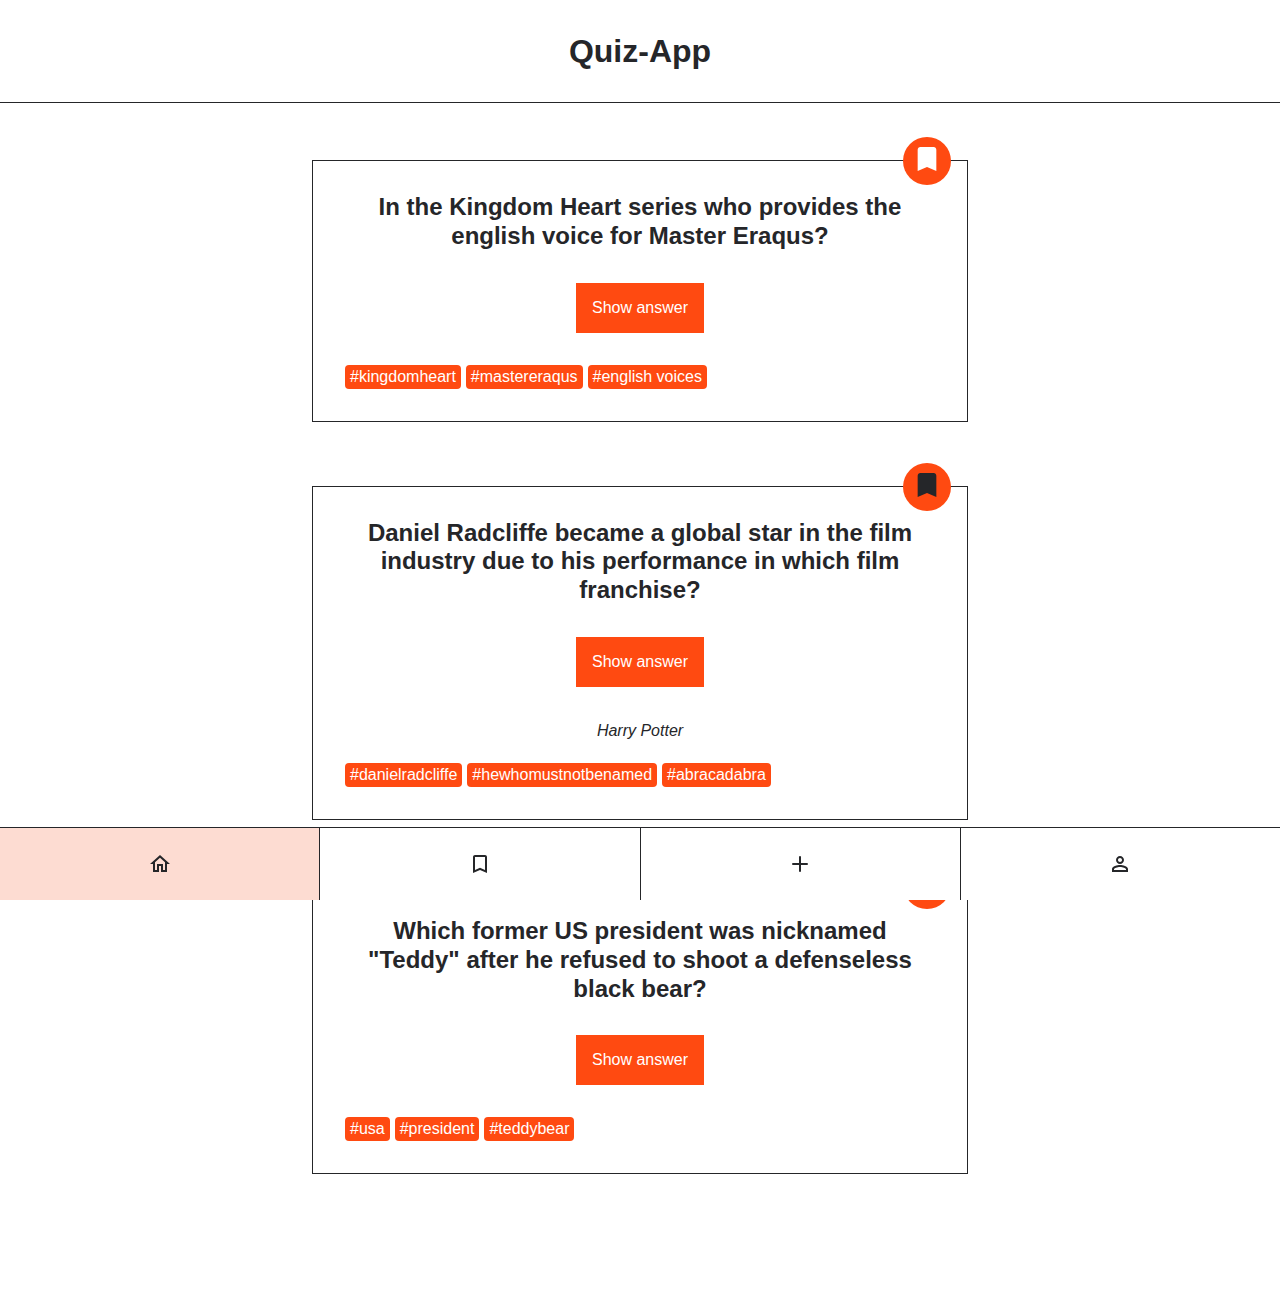
<file: index.html>
<!DOCTYPE html>
<html lang="en">
  <head>
    <meta charset="UTF-8" />
    <meta http-equiv="X-UA-Compatible" content="IE=edge" />
    <meta name="viewport" content="width=device-width, initial-scale=1.0" />
    <title>Quiz-App</title>
    <link rel="stylesheet" href="./styles.css" />
    <script src="index.js" defer></script>
  </head>
  <body>
    <header class="header">
      <h1 class="header__title">Quiz-App</h1>
    </header>
    <main>
      <ul class="card-list">
        <!--
                FIRST CARD
              -->
        <li class="card-list__item">
          <article class="card">
            <h2 class="card__question">
              In the Kingdom Heart series who provides the english voice for
              Master Eraqus?
            </h2>
            <button
              class="card__button-answer"
              type="button"
              data-js="button-answer"
            >
              Show answer
            </button>
            <p data-js="card__answer" class="card__answer">Mark Hamill</p>
            <ul class="card__tag-list">
              <li class="card__tag-list-item">#kingdomheart</li>
              <li class="card__tag-list-item">#mastereraqus</li>
              <li class="card__tag-list-item">#english voices</li>
            </ul>
            <div class="card__button-bookmark">
              <button
                class="bookmark"
                data-js="bookmark"
                aria-label="bookmark"
                type="button"
              >
                <svg
                  class="bookmark__icon"
                  xmlns="http://www.w3.org/2000/svg"
                  viewbox="0 0 24 24"
                >
                  <path
                    d="M17 3H7c-1.1 0-2 .9-2 2v16l7-3 7 3V5c0-1.1-.9-2-2-2z"
                  />
                </svg>
              </button>
            </div>
          </article>
        </li>
        <!--
                SECOND CARD
              -->
        <li class="card-list__item">
          <article class="card">
            <h2 class="card__question">
              Daniel Radcliffe became a global star in the film industry due to
              his performance in which film franchise?
            </h2>
            <button class="card__button-answer" type="button">
              Show answer
            </button>
            <p class="card__answer card__answer--active">Harry Potter</p>
            <ul class="card__tag-list">
              <li class="card__tag-list-item">#danielradcliffe</li>
              <li class="card__tag-list-item">#hewhomustnotbenamed</li>
              <li class="card__tag-list-item">#abracadabra</li>
            </ul>
            <div class="card__button-bookmark">
              <button
                class="bookmark bookmark--active"
                aria-label="bookmark"
                type="button"
              >
                <svg
                  class="bookmark__icon"
                  xmlns="http://www.w3.org/2000/svg"
                  viewbox="0 0 24 24"
                >
                  <path
                    d="M17 3H7c-1.1 0-2 .9-2 2v16l7-3 7 3V5c0-1.1-.9-2-2-2z"
                  />
                </svg>
              </button>
            </div>
          </article>
        </li>
        <!--
                THIRD CARD
              -->
        <li class="card-list__item">
          <article class="card">
            <h2 class="card__question">
              Which former US president was nicknamed &quot;Teddy&quot; after he
              refused to shoot a defenseless black bear?
            </h2>
            <button class="card__button-answer" type="button">
              Show answer
            </button>
            <p class="card__answer">Theodore Roosevelt</p>
            <ul class="card__tag-list">
              <li class="card__tag-list-item">#usa</li>
              <li class="card__tag-list-item">#president</li>
              <li class="card__tag-list-item">#teddybear</li>
            </ul>
            <div class="card__button-bookmark">
              <button class="bookmark" aria-label="bookmark" type="button">
                <svg
                  class="bookmark__icon"
                  xmlns="http://www.w3.org/2000/svg"
                  viewbox="0 0 24 24"
                >
                  <path
                    d="M17 3H7c-1.1 0-2 .9-2 2v16l7-3 7 3V5c0-1.1-.9-2-2-2z"
                  />
                </svg>
              </button>
            </div>
          </article>
        </li>
      </ul>
    </main>

    <nav class="navigation">
      <ul class="navigation__list">
        <!-- Home -->
        <li class="navigation__list-item navigation__list-item--active">
          <a
            class="navigation__link"
            href="index.html"
            aria-label="go to home page"
          >
            <svg
              xmlns="http://www.w3.org/2000/svg"
              height="24px"
              viewbox="0 0 24 24"
              width="24px"
            >
              <path
                d="M12 5.69l5 4.5V18h-2v-6H9v6H7v-7.81l5-4.5M12 3L2 12h3v8h6v-6h2v6h6v-8h3L12 3z"
              />
            </svg>
          </a>
        </li>
        <!-- Bookmarks -->
        <li class="navigation__list-item">
          <a
            class="navigation__link"
            href="bookmarks.html"
            aria-label="go to bookmarks page"
          >
            <svg
              xmlns="http://www.w3.org/2000/svg"
              height="24px"
              viewbox="0 0 24 24"
              width="24px"
            >
              <path
                d="M17 3H7c-1.1 0-2 .9-2 2v16l7-3 7 3V5c0-1.1-.9-2-2-2zm0 15l-5-2.18L7 18V5h10v13z"
              />
            </svg>
          </a>
        </li>
        <!-- Add Card -->
        <li class="navigation__list-item">
          <a
            class="navigation__link"
            href="form.html"
            aria-label="go to add new cards page"
          >
            <svg
              xmlns="http://www.w3.org/2000/svg"
              width="24"
              height="24"
              viewBox="0 0 24 24"
              fill="none"
              stroke="currentColor"
              stroke-width="2"
              stroke-linecap="round"
              stroke-linejoin="round"
              class="lucide lucide-plus"
            >
              <path d="M5 12h14" />
              <path d="M12 5v14" />
            </svg>
          </a>
        </li>
        <!-- Profile -->
        <li class="navigation__list-item">
          <a
            class="navigation__link"
            href="profile.html"
            aria-label="go to profile page"
          >
            <svg
              xmlns="http://www.w3.org/2000/svg"
              height="24px"
              viewbox="0 0 24 24"
              width="24px"
            >
              <path
                d="M12 6c1.1 0 2 .9 2 2s-.9 2-2 2-2-.9-2-2 .9-2 2-2m0 9c2.7 0 5.8 1.29 6 2v1H6v-.99c.2-.72 3.3-2.01 6-2.01m0-11C9.79 4 8 5.79 8 8s1.79 4 4 4 4-1.79 4-4-1.79-4-4-4zm0 9c-2.67 0-8 1.34-8 4v3h16v-3c0-2.66-5.33-4-8-4z"
              />
            </svg>
          </a>
        </li>
      </ul>
    </nav>
  </body>
</html>
</file>
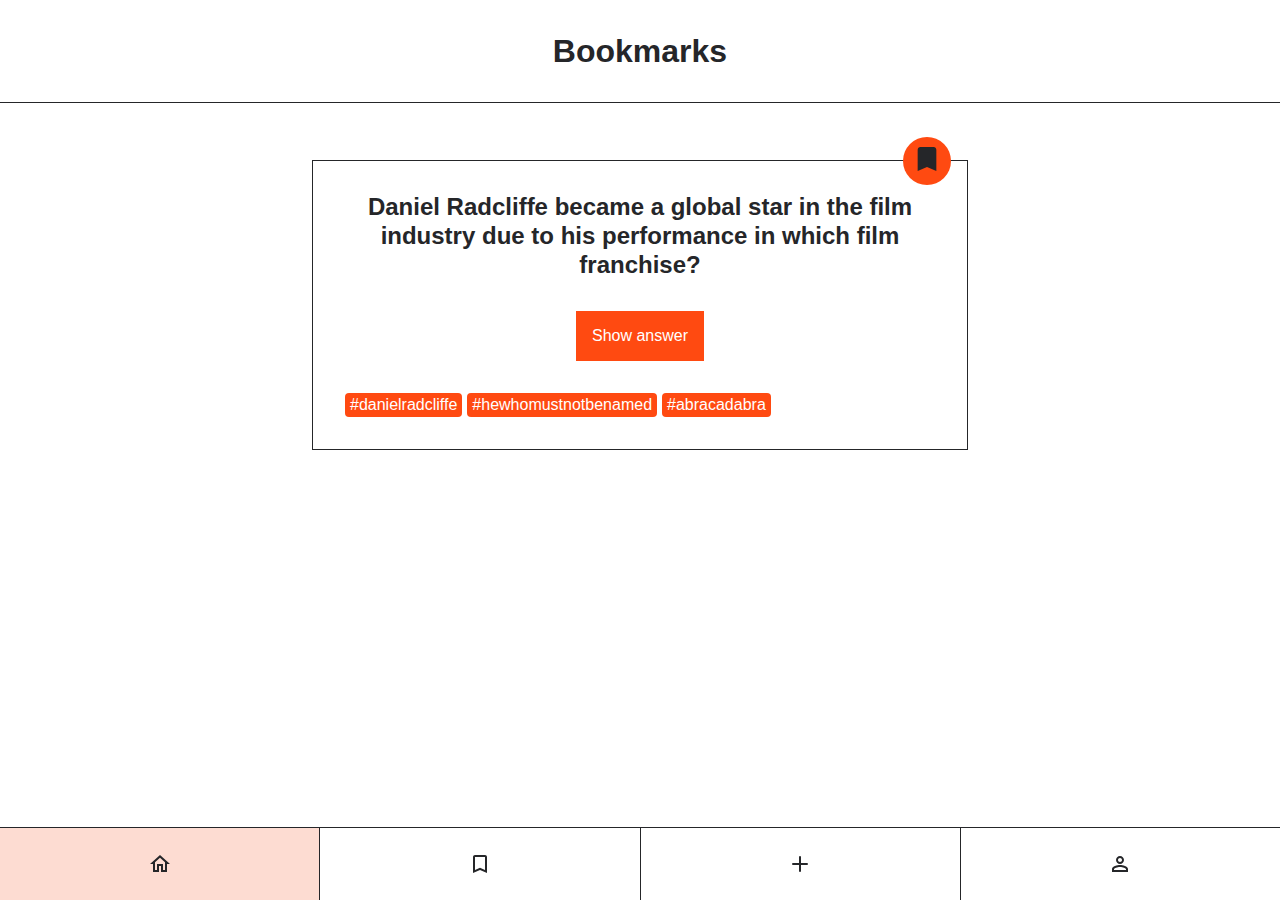
<file: bookmarks.html>
<!DOCTYPE html>
<html lang="en">
  <head>
    <meta charset="UTF-8" />
    <meta http-equiv="X-UA-Compatible" content="IE=edge" />
    <meta name="viewport" content="width=device-width, initial-scale=1.0" />
    <title>Quiz-App</title>
    <link rel="stylesheet" href="./styles.css" />
  </head>
  <body>
    <header class="header">
      <h1 class="header__title">Bookmarks</h1>
    </header>
    <main>
      <ul class="card-list">
        <li class="card-list__item">
          <article class="card">
            <h2 class="card__question">
              Daniel Radcliffe became a global star in the film industry due to
              his performance in which film franchise?
            </h2>
            <button class="card__button-answer" type="button">
              Show answer
            </button>
            <p class="card__answer">Harry Potter</p>
            <ul class="card__tag-list">
              <li class="card__tag-list-item">#danielradcliffe</li>
              <li class="card__tag-list-item">#hewhomustnotbenamed</li>
              <li class="card__tag-list-item">#abracadabra</li>
            </ul>
            <div class="card__button-bookmark">
              <button
                class="bookmark bookmark--active"
                aria-label="bookmark"
                type="button"
              >
                <svg
                  class="bookmark__icon"
                  xmlns="http://www.w3.org/2000/svg"
                  viewbox="0 0 24 24"
                >
                  <path
                    d="M17 3H7c-1.1 0-2 .9-2 2v16l7-3 7 3V5c0-1.1-.9-2-2-2z"
                  />
                </svg>
              </button>
            </div>
          </article>
        </li>
      </ul>
    </main>

    <nav class="navigation">
      <ul class="navigation__list">
        <!-- Home -->
        <li class="navigation__list-item navigation__list-item--active">
          <a
            class="navigation__link"
            href="index.html"
            aria-label="go to home page"
          >
            <svg
              xmlns="http://www.w3.org/2000/svg"
              height="24px"
              viewbox="0 0 24 24"
              width="24px"
            >
              <path
                d="M12 5.69l5 4.5V18h-2v-6H9v6H7v-7.81l5-4.5M12 3L2 12h3v8h6v-6h2v6h6v-8h3L12 3z"
              />
            </svg>
          </a>
        </li>
        <!-- Bookmarks -->
        <li class="navigation__list-item">
          <a
            class="navigation__link"
            href="bookmarks.html"
            aria-label="go to bookmarks page"
          >
            <svg
              xmlns="http://www.w3.org/2000/svg"
              height="24px"
              viewbox="0 0 24 24"
              width="24px"
            >
              <path
                d="M17 3H7c-1.1 0-2 .9-2 2v16l7-3 7 3V5c0-1.1-.9-2-2-2zm0 15l-5-2.18L7 18V5h10v13z"
              />
            </svg>
          </a>
        </li>
        <!-- Add Card -->
        <li class="navigation__list-item">
          <a
            class="navigation__link"
            href="form.html"
            aria-label="go to add new cards page"
          >
            <svg
              xmlns="http://www.w3.org/2000/svg"
              width="24"
              height="24"
              viewBox="0 0 24 24"
              fill="none"
              stroke="currentColor"
              stroke-width="2"
              stroke-linecap="round"
              stroke-linejoin="round"
              class="lucide lucide-plus"
            >
              <path d="M5 12h14" />
              <path d="M12 5v14" />
            </svg>
          </a>
        </li>
        <!-- Profile -->
        <li class="navigation__list-item">
          <a
            class="navigation__link"
            href="profile.html"
            aria-label="go to profile page"
          >
            <svg
              xmlns="http://www.w3.org/2000/svg"
              height="24px"
              viewbox="0 0 24 24"
              width="24px"
            >
              <path
                d="M12 6c1.1 0 2 .9 2 2s-.9 2-2 2-2-.9-2-2 .9-2 2-2m0 9c2.7 0 5.8 1.29 6 2v1H6v-.99c.2-.72 3.3-2.01 6-2.01m0-11C9.79 4 8 5.79 8 8s1.79 4 4 4 4-1.79 4-4-1.79-4-4-4zm0 9c-2.67 0-8 1.34-8 4v3h16v-3c0-2.66-5.33-4-8-4z"
              />
            </svg>
          </a>
        </li>
      </ul>
    </nav>
  </body>
</html>
</file>
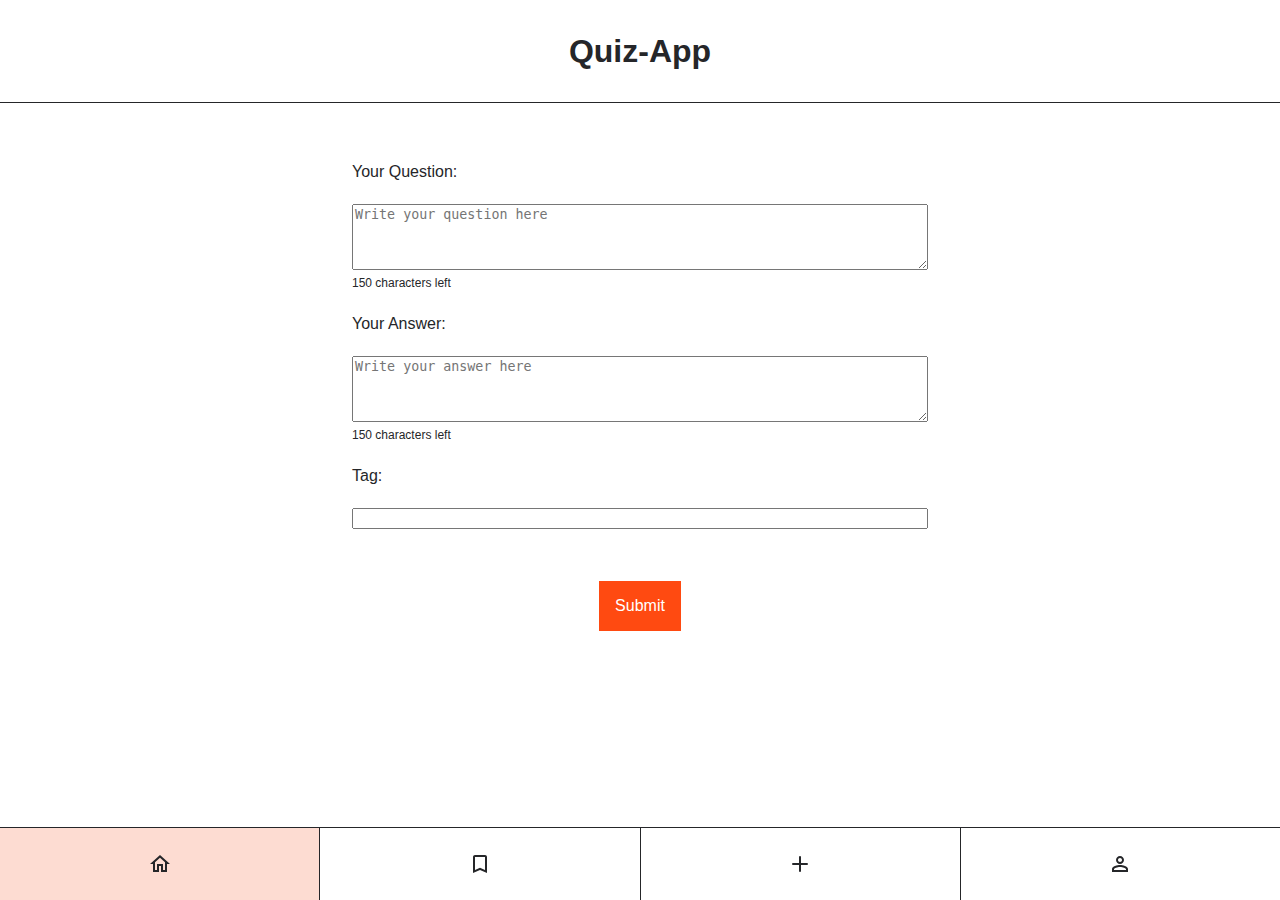
<file: form.html>
<!DOCTYPE html>
<html lang="en">
  <head>
    <meta charset="UTF-8" />
    <meta http-equiv="X-UA-Compatible" content="IE=edge" />
    <meta name="viewport" content="width=device-width, initial-scale=1.0" />
    <title>Quiz-App</title>
    <link rel="stylesheet" href="./styles.css" />
    <script src="form.js" defer></script>
  </head>
  <body>
    <header class="header">
      <h1 class="header__title">Quiz-App</h1>
    </header>
    <main>
      <form class="form" data-js="form-element">
        <!-- Question -->
        <label for="-input-question">Your Question:</label>
        <textarea
          id="input-question"
          data-js="input-question"
          name="question"
          class="text-area"
          maxlength="150"
          placeholder="Write your question here"
        ></textarea>
        <span data-js="text-counter-question" class="text-counter"
          >150 characters left</span
        >
        <!-- Answer -->
        <label for="input-answer">Your Answer:</label>
        <textarea
          id="input-answer"
          data-js="input-answer"
          class="text-area"
          name="answer"
          maxlength="150"
          placeholder="Write your answer here"
        ></textarea>
        <span data-js="text-counter-answer" class="text-counter"
          >150 characters left</span
        >
        <!-- Tag -->
        <label for="input-tag">Tag:</label>
        <input
          type="text"
          id="input-tag"
          name="tag"
          data-js="input-tag"
          maxlength="50"
        />
        <!-- Submit -->
        <button type="submit" class="submit-button">Submit</button>
      </form>
      <ul class="form-card-list" data-js="form-card-list"></ul>
    </main>
    <nav class="navigation">
      <ul class="navigation__list">
        <!-- Home -->
        <li class="navigation__list-item navigation__list-item--active">
          <a
            class="navigation__link"
            href="index.html"
            aria-label="go to home page"
          >
            <svg
              xmlns="http://www.w3.org/2000/svg"
              height="24px"
              viewbox="0 0 24 24"
              width="24px"
            >
              <path
                d="M12 5.69l5 4.5V18h-2v-6H9v6H7v-7.81l5-4.5M12 3L2 12h3v8h6v-6h2v6h6v-8h3L12 3z"
              />
            </svg>
          </a>
        </li>
        <!-- Bookmarks -->
        <li class="navigation__list-item">
          <a
            class="navigation__link"
            href="bookmarks.html"
            aria-label="go to bookmarks page"
          >
            <svg
              xmlns="http://www.w3.org/2000/svg"
              height="24px"
              viewbox="0 0 24 24"
              width="24px"
            >
              <path
                d="M17 3H7c-1.1 0-2 .9-2 2v16l7-3 7 3V5c0-1.1-.9-2-2-2zm0 15l-5-2.18L7 18V5h10v13z"
              />
            </svg>
          </a>
        </li>
        <!-- Add Card -->
        <li class="navigation__list-item">
          <a
            class="navigation__link"
            href="form.html"
            aria-label="go to add new cards page"
          >
            <svg
              xmlns="http://www.w3.org/2000/svg"
              width="24"
              height="24"
              viewBox="0 0 24 24"
              fill="none"
              stroke="currentColor"
              stroke-width="2"
              stroke-linecap="round"
              stroke-linejoin="round"
              class="lucide lucide-plus"
            >
              <path d="M5 12h14" />
              <path d="M12 5v14" />
            </svg>
          </a>
        </li>
        <!-- Profile -->
        <li class="navigation__list-item">
          <a
            class="navigation__link"
            href="profile.html"
            aria-label="go to profile page"
          >
            <svg
              xmlns="http://www.w3.org/2000/svg"
              height="24px"
              viewbox="0 0 24 24"
              width="24px"
            >
              <path
                d="M12 6c1.1 0 2 .9 2 2s-.9 2-2 2-2-.9-2-2 .9-2 2-2m0 9c2.7 0 5.8 1.29 6 2v1H6v-.99c.2-.72 3.3-2.01 6-2.01m0-11C9.79 4 8 5.79 8 8s1.79 4 4 4 4-1.79 4-4-1.79-4-4-4zm0 9c-2.67 0-8 1.34-8 4v3h16v-3c0-2.66-5.33-4-8-4z"
              />
            </svg>
          </a>
        </li>
      </ul>
    </nav>
  </body>
</html>
</file>
<file: styles.css>
@import "./global.css";

@import "./components/bookmark/bookmark.css";
@import "./components/card-list/card-list.css";
@import "./components/card/card.css";
@import "./components/header/header.css";
@import "./components/navigation/navigation.css";
@import "./components/profile/profile.css";
@import "./components/counter-list/counter-list.css";
@import "./components/form/form.css";
</file>
